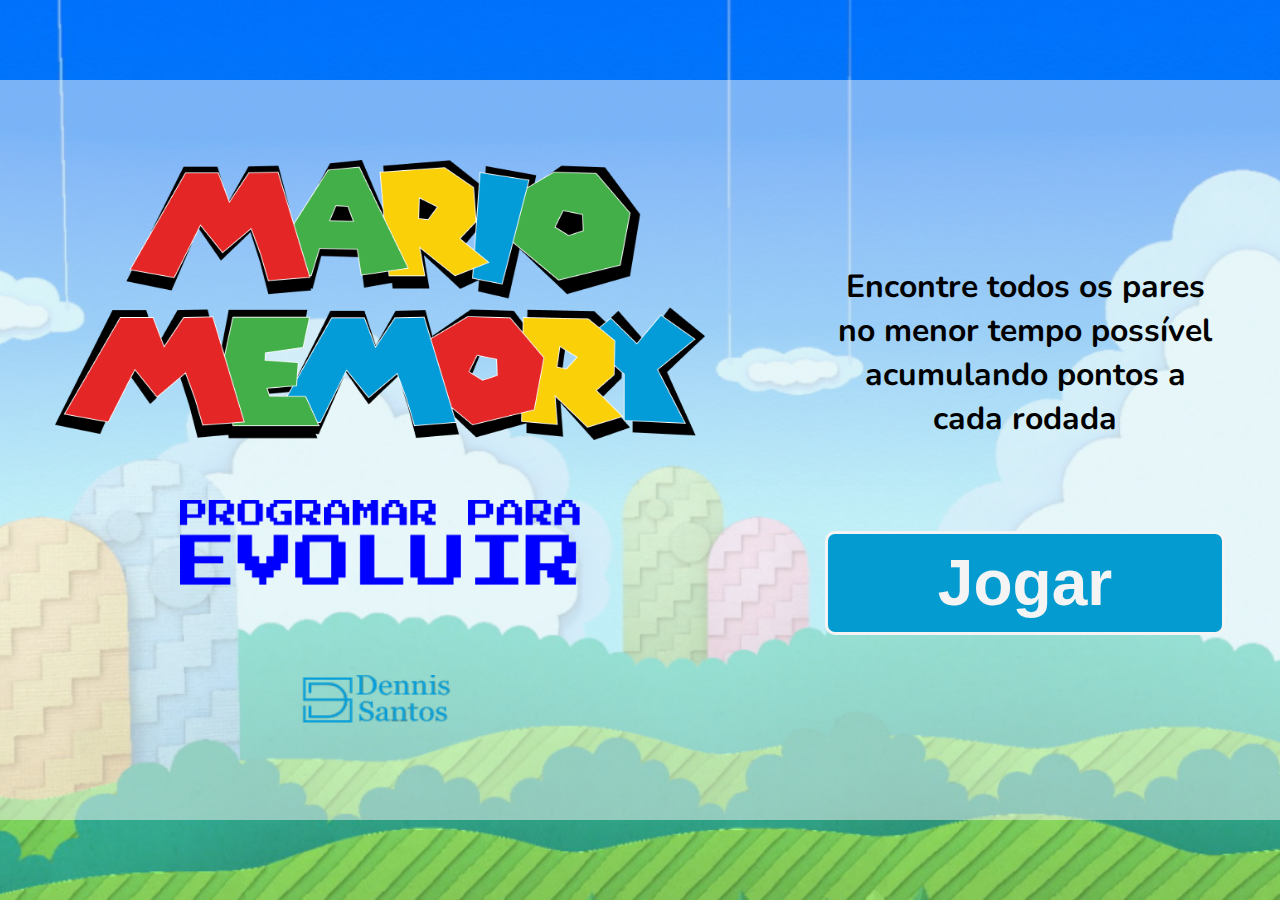
<file: index.html>
<!DOCTYPE html>
<html lang="en">
<head>
    <meta charset="UTF-8">
    <meta name="viewport" content="width=device-width, initial-scale=1.0">
    <link rel="stylesheet" type="text/css" href="src/css/reset.css">
    <link rel="preconnect" href="https://fonts.googleapis.com">
    <link rel="preconnect" href="https://fonts.gstatic.com" crossorigin>
    <link href="https://fonts.googleapis.com/css2?family=Nunito:wght@200;300;400;500;600;700;800;900&display=swap" rel="stylesheet">
    <link rel="stylesheet" type="text/css" href="src/css/style.css">
    <title>Mario Memory</title>
</head>
<body>
    <main>
        <section id="logos">
            <img id="logo-mario" src="src/img/logo-mario-memory.png" alt="Logo Mario Memory">
            <img id="img-programar" src="src/img/nome-maratona.png" alt="Programar para Evoluir">
            <img id="logo-dennis" src="src/img/DennisSantos-logo.png" alt="logo Dennis Santos">
        </section>
        <section id="jogar">
            <p>Encontre todos os pares no menor tempo possível acumulando pontos a cada rodada</p>
            <a href="jogo.html"><button>Jogar</button></a> 
        </section>
    </main>
</body>
</html>
</file>
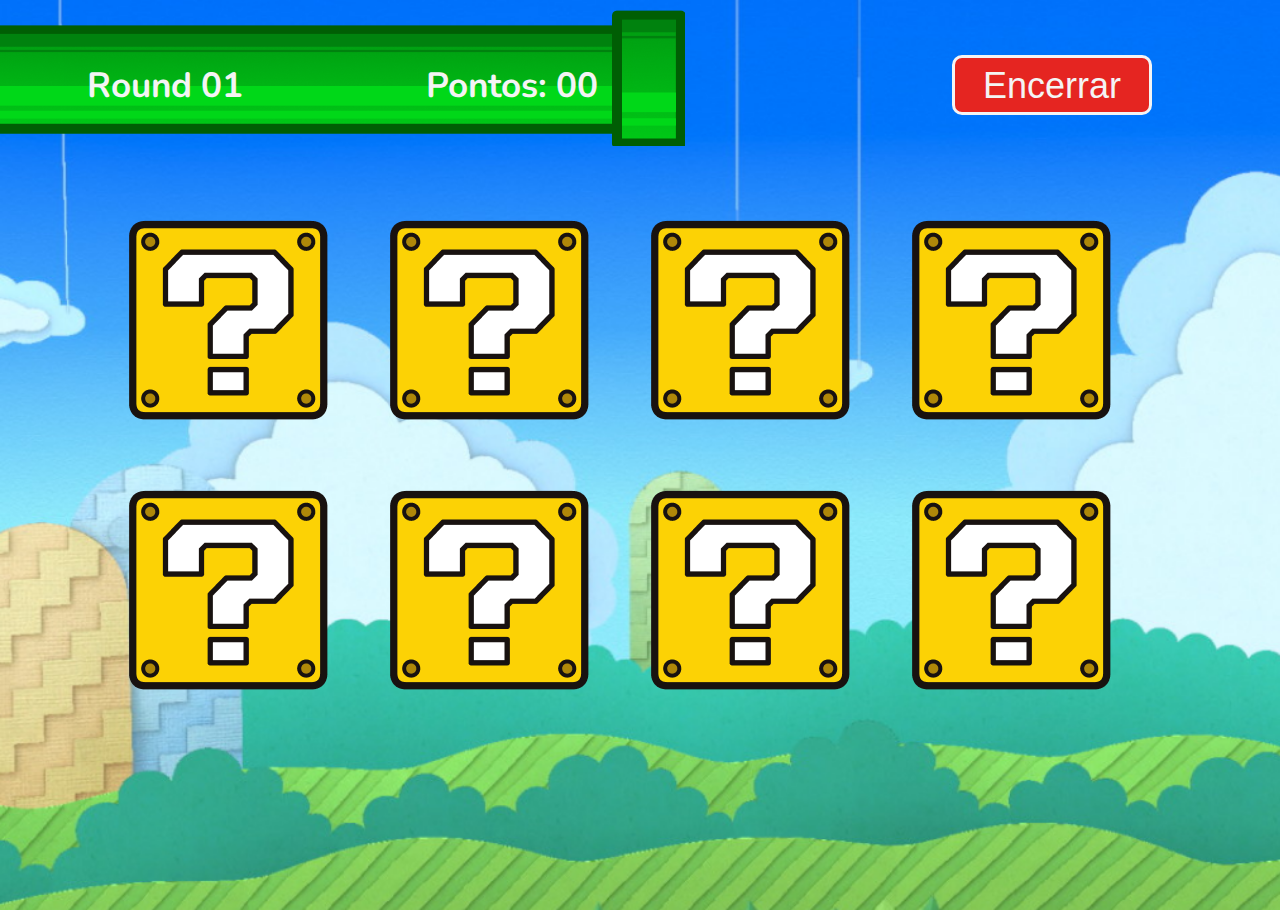
<file: jogo.html>
<!DOCTYPE html>
<html lang="en">
<head>
    <meta charset="UTF-8">
    <meta name="viewport" content="width=device-width, initial-scale=1.0">
    <link rel="stylesheet" type="text/css" href="src/css/reset.css">
    <link rel="preconnect" href="https://fonts.googleapis.com">
    <link rel="preconnect" href="https://fonts.gstatic.com" crossorigin>
    <link href="https://fonts.googleapis.com/css2?family=Nunito:wght@200;300;400;500;600;700;800;900&display=swap" rel="stylesheet">
    <link rel="stylesheet" type="text/css" href="src/css/jogo.css">
    <title>Mario Memory</title>
</head>
<body>
    <header>
        <div id="cano">
            <p>Round <span>01</span></p>
            <p>Pontos: <span id="placar">00</span></p>
        </div>
        <button id="encerrar" >Encerrar</button>
    </header>
    <main id="main">
    <!--<img src="./src/img/QuestionBlock.png" alt="Card do Jogo">
        <img src="./src/img/QuestionBlock.png" alt="Card do Jogo">
        <img src="./src/img/QuestionBlock.png" alt="Card do Jogo">
        <img src="./src/img/QuestionBlock.png" alt="Card do Jogo">
        <img src="./src/img/QuestionBlock.png" alt="Card do Jogo">
        <img src="./src/img/QuestionBlock.png" alt="Card do Jogo">
        <img src="./src/img/QuestionBlock.png" alt="Card do Jogo">
        <img src="./src/img/QuestionBlock.png" alt="Card do Jogo">-->
    </main>
    <script src="./src/js/database.js"></script>
    <script src="./src/js/script.js"></script>
</body>
</html>
</file>
<file: src/css/style.css>
body {
    background-image: url("../img/bg.png");
    background-repeat: no-repeat;
    background-size: cover;
    height: 100vh;
    font-family: 'Nunito', sans-serif;
    display: flex;
    justify-content: center;
    align-items: center;
}

main {
    background: rgba(244, 244, 244, 0.5);
    border-radius: 10px;
    width: 1200px;
    height: 580px;
    top: 89px;
    left: 40px;
    padding: 80px;
    display: flex;
    gap: 120px;
}

#logos {
    display: flex;
    flex-direction: column;
    align-items: center;
    gap: 60px;
}

#logo-mario {
    width: 650px;
    height: 280px;
}

#img-programar {
    width: 400px;
    height: 85px;
}

#logo-dennis {
    width: 220px;
    height: 50px;
    margin-top: 30px;
}

#jogar {
    display: flex;
    flex-direction: column;
    align-items: center;
    justify-content: center;
    gap: 90px;
}

#jogar p {
    font-weight: 700;
    font-size: 32px;
    line-height: 44px;
    text-align: center;
    width: 375px;
}

#jogar button {
    background-color: #049cd0;
    border: 3px solid #f4f4f4;
    width: 400px;
    height: 104px;
    border-radius: 10px;
    font-weight: 900;
    font-size: 64px;
    line-height: 87px;
    text-align: center;
    color: #f4f4f4;
    
}

#jogar button:hover {
    color: #049cd0;
    background-color: transparent;
    border: 3px solid #049cd0;
    cursor: pointer;
}

a {
    text-decoration: none;
    color: #f4f4f4;
}

a:hover {
    color: #049cd0;
}
</file>
<file: src/css/jogo.css>
body {
    background-image: url("../img/bg.png");
    background-repeat: no-repeat;
    background-size: cover;
    height: 100vh;
    font-family: 'Nunito', sans-serif;
    justify-content: center;
    align-items: center;
}

header {
    display: flex;
    justify-content: space-between;
    align-items: center;
    margin: 10px 0px 60px;
}

#cano {
    background-image: url("../img/Pipe.png");
    width: 685px;
    height: 150px;
    background-repeat: no-repeat;
    display: flex;
    justify-content: space-between;
    align-items: center;
    font-weight: 700;
    font-size: 35px;
    color: #f4f4f4;
    line-height: 55px;
}

#cano p {
    margin: 0px 70px;
    padding: 17px;
}

#encerrar {
    background-color: #E52521;
    width: 200px;
    height: 60px;
    top: 49px;
    left: 984px;
    border: 3px solid #f4f4f4;
    border-radius: 10px;
    color: #f4f4f4;
    font-weight: 400;
    font-size: 36px;
    text-align: center;
    margin-right: 10%;
    line-height: 49px;
}

#encerrar:hover {
    color: #E52521;
    background-color: #f4f4f4;
    border: 3px solid #E52521;
    cursor: pointer;
}

main {
    display: grid;
    grid-template-columns: auto auto auto auto;
    margin: 0 auto;
    width: 80%;
    grid-column-gap: 20px;
    grid-row-gap: 70px;
}

main img {
    width: 200px;
    height: 200px;
}
</file>
